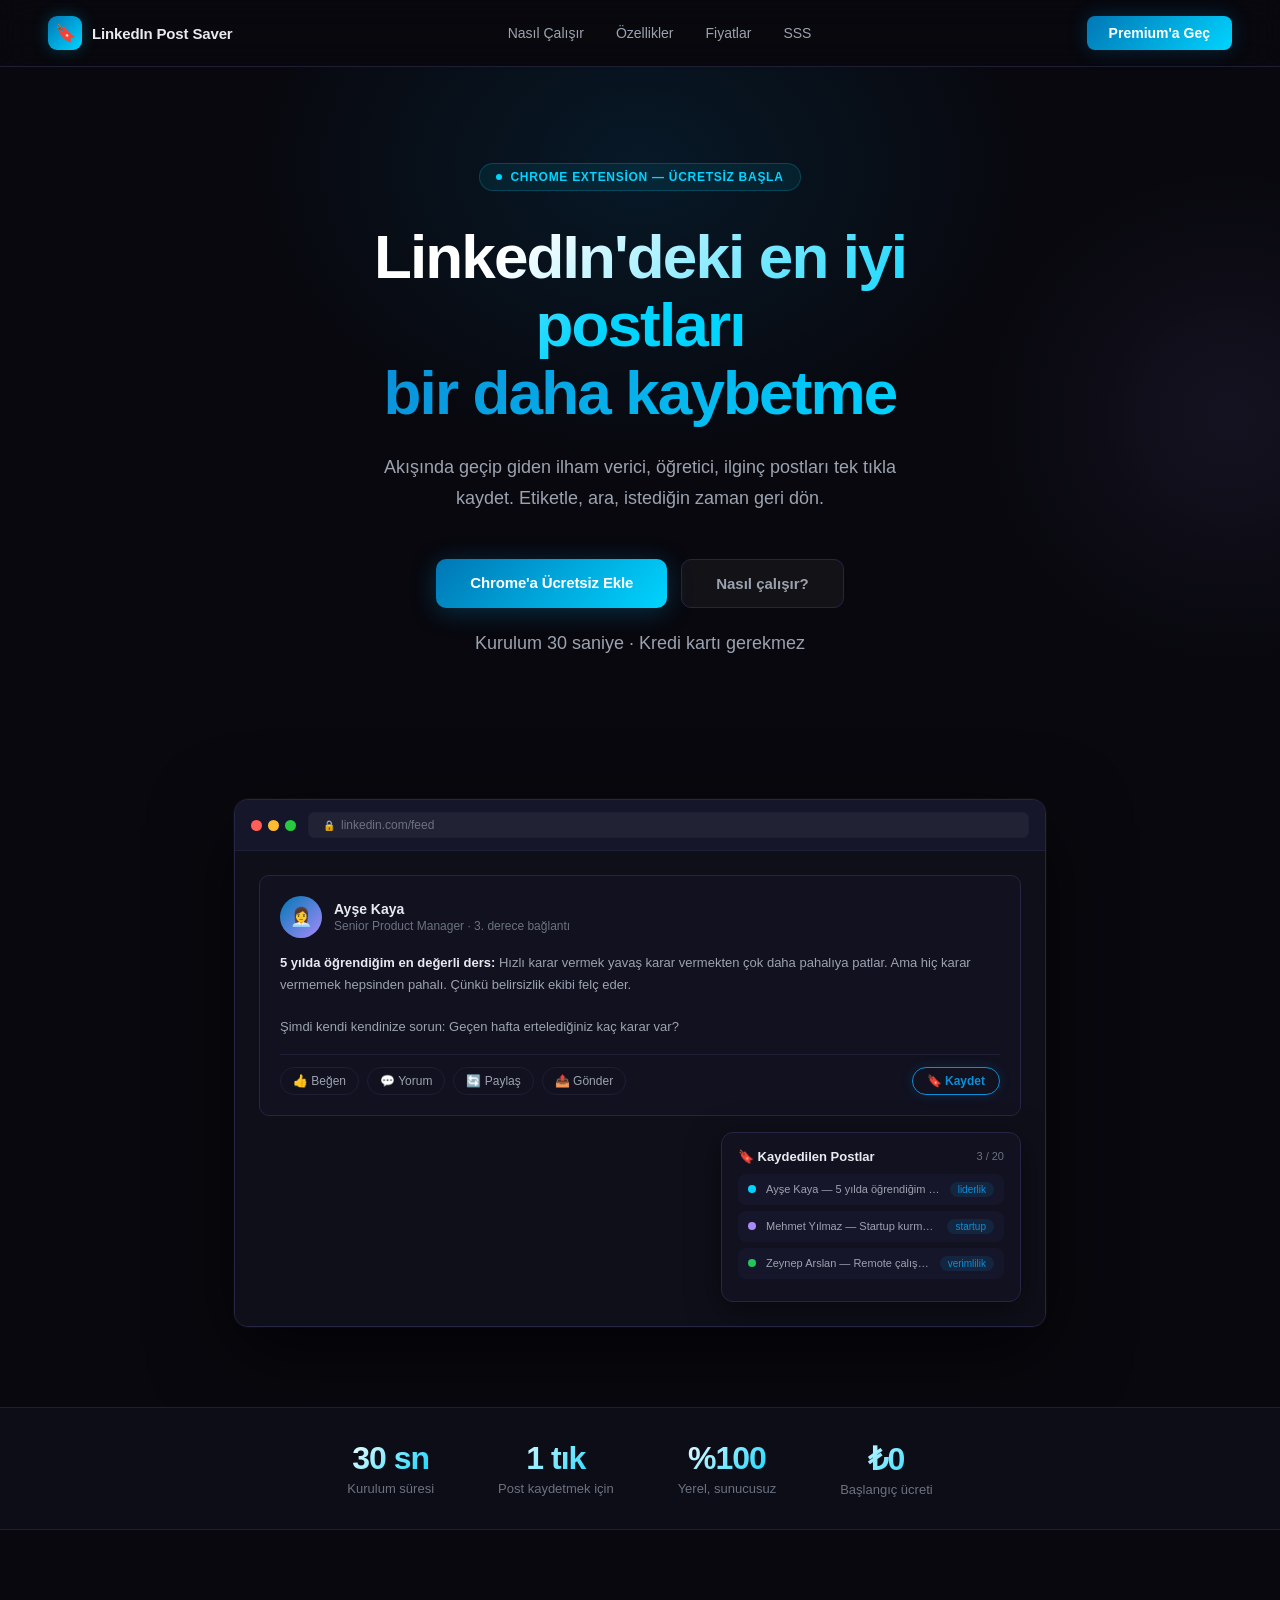
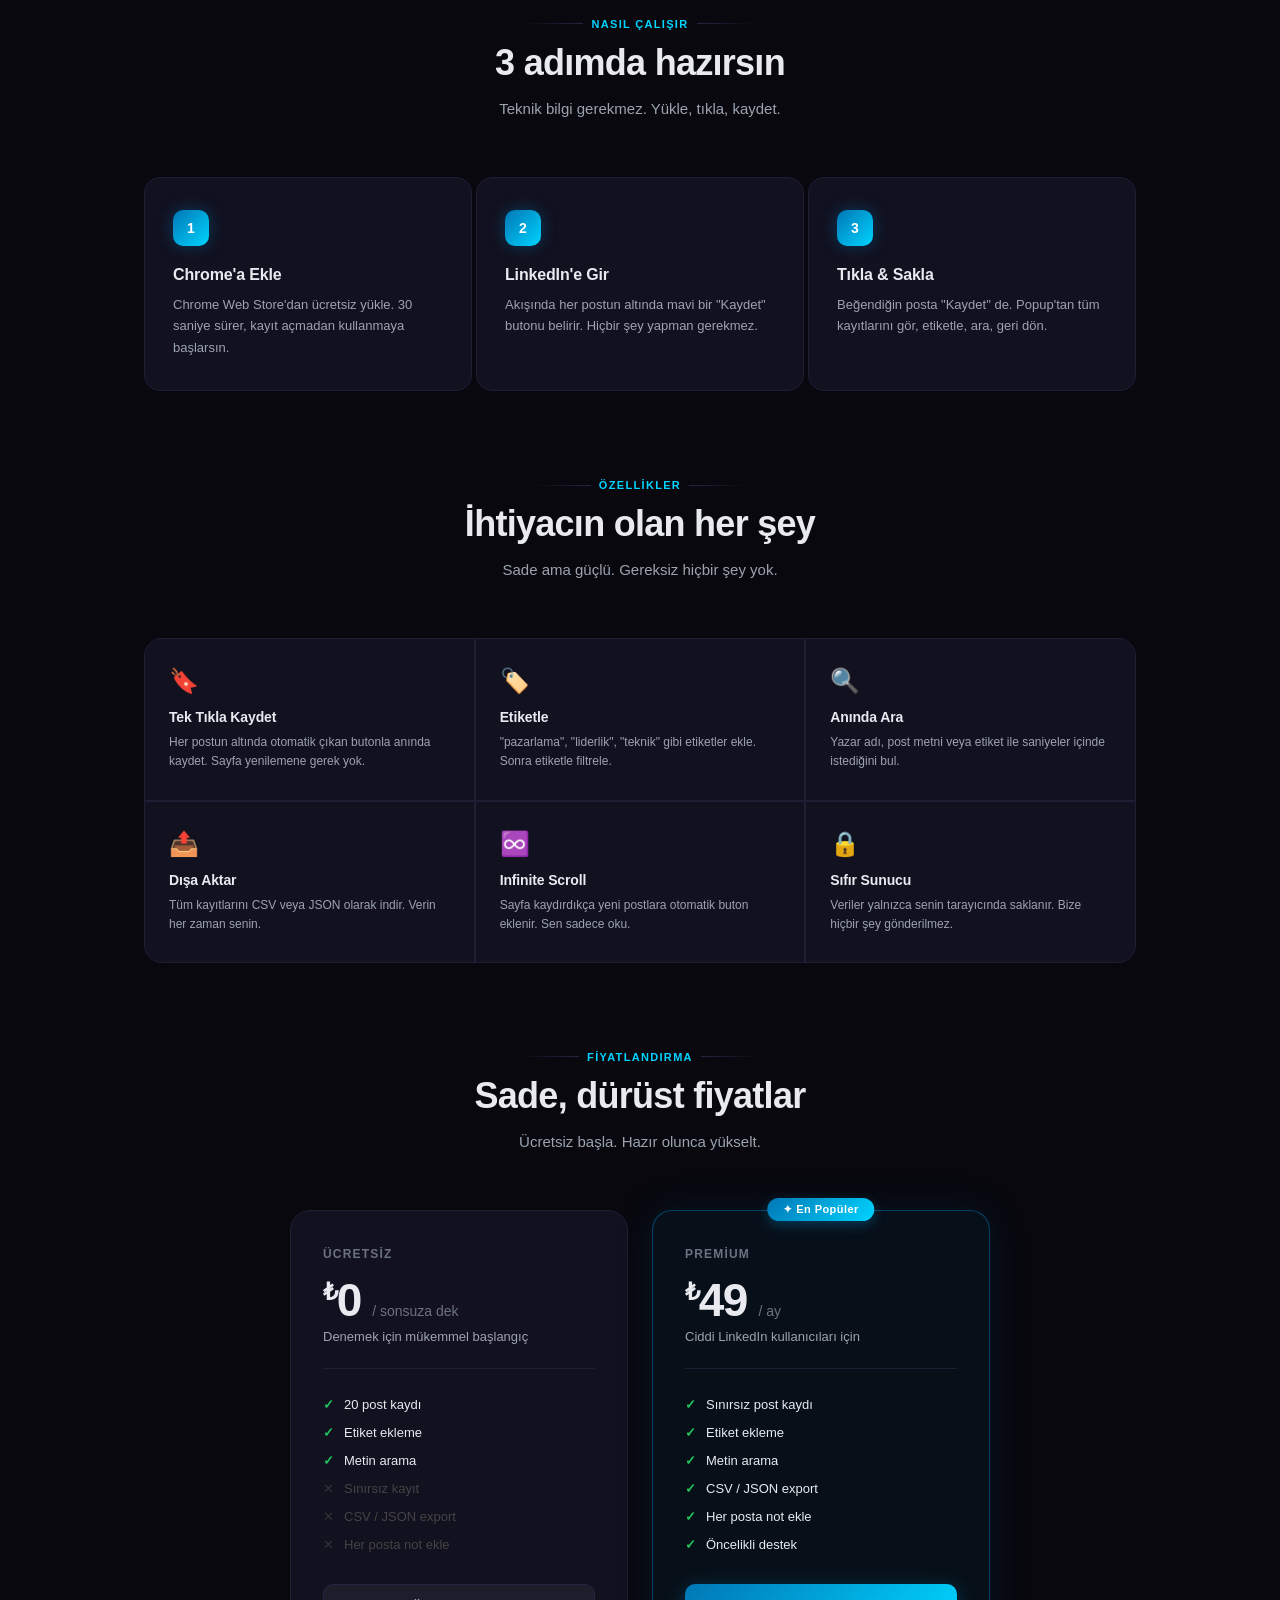
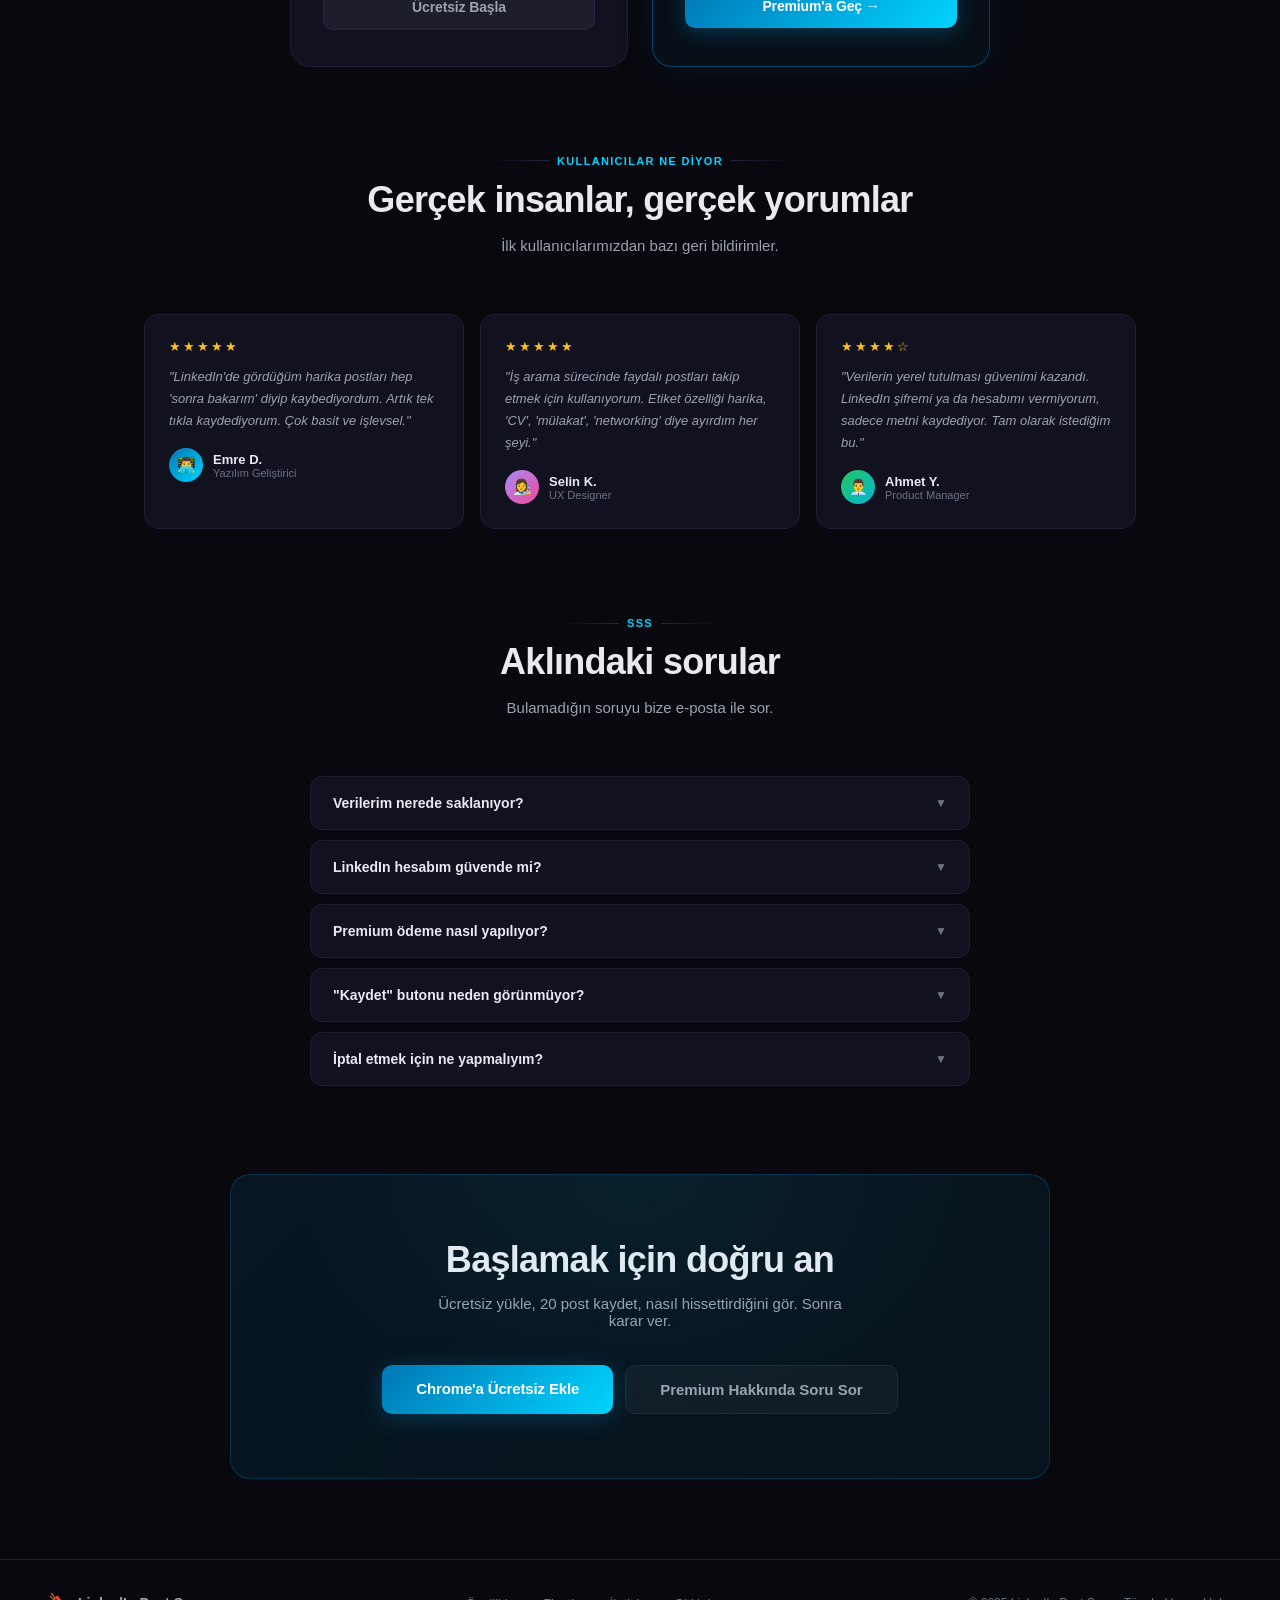
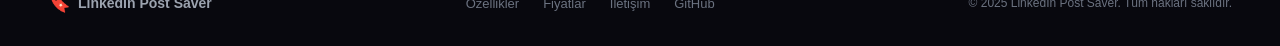
<file: docs/index.html>
<!DOCTYPE html>
<html lang="tr">
<head>
  <meta charset="UTF-8" />
  <meta name="viewport" content="width=device-width, initial-scale=1.0" />
  <title>LinkedIn Post Saver — LinkedIn'deki en iyi postları kaybetme</title>
  <meta name="description" content="LinkedIn akışındaki postları tek tıkla kaydet, etiketle ve organize et. Chrome extension.">
  <style>
    *, *::before, *::after { box-sizing: border-box; margin: 0; padding: 0; }

    :root {
      --blue: #0077B5;
      --blue-light: #0A8FD8;
      --cyan: #00D4FF;
      --purple: #A78BFA;
      --green: #22C55E;
      --bg: #08080E;
      --bg2: #0D0D18;
      --card: #111120;
      --card2: #16162A;
      --border: #1E1E35;
      --border2: #252545;
      --text: #E8EAF0;
      --muted: #6B7280;
      --muted2: #9CA3AF;
    }

    html { scroll-behavior: smooth; }

    body {
      background: var(--bg);
      color: var(--text);
      font-family: -apple-system, BlinkMacSystemFont, 'Segoe UI', sans-serif;
      min-height: 100vh;
      overflow-x: hidden;
    }

    /* ── NAV ── */
    nav {
      display: flex;
      align-items: center;
      justify-content: space-between;
      padding: 16px 48px;
      border-bottom: 1px solid var(--border);
      position: sticky;
      top: 0;
      background: rgba(8,8,14,0.88);
      backdrop-filter: blur(16px);
      z-index: 200;
    }

    .logo {
      display: flex;
      align-items: center;
      gap: 10px;
      font-weight: 800;
      font-size: 15px;
      letter-spacing: -0.01em;
    }

    .logo-icon {
      width: 34px;
      height: 34px;
      background: linear-gradient(135deg, var(--blue), var(--cyan));
      border-radius: 9px;
      display: flex;
      align-items: center;
      justify-content: center;
      font-size: 17px;
      box-shadow: 0 0 16px rgba(0,212,255,0.25);
    }

    .nav-links {
      display: flex;
      align-items: center;
      gap: 32px;
      list-style: none;
    }

    .nav-links a {
      color: var(--muted2);
      text-decoration: none;
      font-size: 14px;
      font-weight: 500;
      transition: color 0.2s;
    }

    .nav-links a:hover { color: var(--text); }

    .nav-cta {
      background: linear-gradient(135deg, var(--blue), var(--cyan));
      color: #fff;
      border: none;
      padding: 9px 22px;
      border-radius: 8px;
      font-size: 14px;
      font-weight: 700;
      cursor: pointer;
      text-decoration: none;
      transition: opacity 0.2s, box-shadow 0.2s;
      box-shadow: 0 0 20px rgba(0,119,181,0.3);
    }

    .nav-cta:hover { opacity: 0.88; box-shadow: 0 0 28px rgba(0,119,181,0.5); }

    /* ── HERO ── */
    .hero-wrap {
      position: relative;
      overflow: hidden;
    }

    /* Gradient orbs */
    .hero-wrap::before {
      content: '';
      position: absolute;
      top: -200px;
      left: 50%;
      transform: translateX(-50%);
      width: 800px;
      height: 600px;
      background: radial-gradient(ellipse, rgba(0,119,181,0.15) 0%, transparent 70%);
      pointer-events: none;
    }

    .hero-wrap::after {
      content: '';
      position: absolute;
      top: 100px;
      right: -200px;
      width: 500px;
      height: 500px;
      background: radial-gradient(ellipse, rgba(167,139,250,0.08) 0%, transparent 70%);
      pointer-events: none;
    }

    .hero {
      text-align: center;
      padding: 96px 24px 48px;
      max-width: 780px;
      margin: 0 auto;
      position: relative;
      z-index: 1;
    }

    .hero-badge {
      display: inline-flex;
      align-items: center;
      gap: 8px;
      background: rgba(0,212,255,0.08);
      border: 1px solid rgba(0,212,255,0.2);
      color: var(--cyan);
      font-size: 12px;
      font-weight: 700;
      padding: 6px 16px;
      border-radius: 99px;
      margin-bottom: 32px;
      letter-spacing: 0.06em;
      text-transform: uppercase;
    }

    .hero-badge .dot {
      width: 6px;
      height: 6px;
      border-radius: 50%;
      background: var(--cyan);
      animation: pulse 2s infinite;
    }

    @keyframes pulse {
      0%, 100% { opacity: 1; transform: scale(1); }
      50% { opacity: 0.4; transform: scale(0.85); }
    }

    .hero h1 {
      font-size: clamp(34px, 6.5vw, 62px);
      font-weight: 900;
      line-height: 1.1;
      margin-bottom: 24px;
      letter-spacing: -0.03em;
    }

    .hero h1 .gradient {
      background: linear-gradient(135deg, #fff 20%, var(--cyan) 80%);
      -webkit-background-clip: text;
      -webkit-text-fill-color: transparent;
      background-clip: text;
    }

    .hero h1 .blue {
      background: linear-gradient(135deg, var(--blue-light), var(--cyan));
      -webkit-background-clip: text;
      -webkit-text-fill-color: transparent;
      background-clip: text;
    }

    .hero p {
      font-size: 18px;
      color: var(--muted2);
      line-height: 1.75;
      margin-bottom: 44px;
      max-width: 560px;
      margin-left: auto;
      margin-right: auto;
    }

    .hero-btns {
      display: flex;
      gap: 14px;
      justify-content: center;
      flex-wrap: wrap;
      margin-bottom: 20px;
    }

    .btn-primary {
      background: linear-gradient(135deg, var(--blue), var(--cyan));
      color: #fff;
      border: none;
      padding: 15px 34px;
      border-radius: 10px;
      font-size: 15px;
      font-weight: 800;
      cursor: pointer;
      text-decoration: none;
      transition: all 0.2s;
      box-shadow: 0 4px 24px rgba(0,119,181,0.35);
      letter-spacing: -0.01em;
    }

    .btn-primary:hover {
      transform: translateY(-2px);
      box-shadow: 0 8px 32px rgba(0,119,181,0.5);
    }

    .btn-secondary {
      background: rgba(255,255,255,0.04);
      color: var(--muted2);
      border: 1px solid var(--border2);
      padding: 15px 34px;
      border-radius: 10px;
      font-size: 15px;
      font-weight: 600;
      cursor: pointer;
      text-decoration: none;
      transition: all 0.2s;
    }

    .btn-secondary:hover {
      border-color: var(--blue);
      color: var(--text);
      background: rgba(0,119,181,0.06);
    }

    .hero-note {
      font-size: 12px;
      color: var(--muted);
      margin-top: 8px;
    }

    /* ── BROWSER MOCKUP ── */
    .mockup-wrap {
      max-width: 860px;
      margin: 48px auto 0;
      padding: 0 24px 80px;
      position: relative;
      z-index: 1;
    }

    .browser {
      background: var(--card);
      border: 1px solid var(--border2);
      border-radius: 14px;
      overflow: hidden;
      box-shadow: 0 24px 80px rgba(0,0,0,0.6), 0 0 0 1px rgba(255,255,255,0.03);
    }

    .browser-bar {
      background: var(--card2);
      padding: 12px 16px;
      display: flex;
      align-items: center;
      gap: 12px;
      border-bottom: 1px solid var(--border);
    }

    .browser-dots {
      display: flex;
      gap: 6px;
    }

    .browser-dots span {
      width: 11px;
      height: 11px;
      border-radius: 50%;
    }

    .browser-dots .d1 { background: #FF5F57; }
    .browser-dots .d2 { background: #FEBC2E; }
    .browser-dots .d3 { background: #28C840; }

    .browser-url {
      flex: 1;
      background: rgba(255,255,255,0.05);
      border: 1px solid var(--border);
      border-radius: 6px;
      padding: 5px 14px;
      font-size: 12px;
      color: var(--muted);
      display: flex;
      align-items: center;
      gap: 6px;
    }

    .browser-url .lock { color: var(--green); font-size: 10px; }

    .browser-content {
      padding: 24px;
      background: #0F0F1A;
    }

    /* Fake LinkedIn post */
    .fake-post {
      background: var(--card);
      border: 1px solid var(--border2);
      border-radius: 10px;
      padding: 20px;
      margin-bottom: 16px;
    }

    .fake-post-header {
      display: flex;
      align-items: center;
      gap: 12px;
      margin-bottom: 14px;
    }

    .fake-avatar {
      width: 42px;
      height: 42px;
      border-radius: 50%;
      background: linear-gradient(135deg, var(--blue), var(--purple));
      flex-shrink: 0;
      display: flex;
      align-items: center;
      justify-content: center;
      font-size: 18px;
    }

    .fake-author-name {
      font-size: 14px;
      font-weight: 700;
      color: var(--text);
      margin-bottom: 2px;
    }

    .fake-author-title {
      font-size: 12px;
      color: var(--muted);
    }

    .fake-post-text {
      font-size: 13px;
      color: var(--muted2);
      line-height: 1.65;
      margin-bottom: 16px;
    }

    .fake-post-text strong {
      color: var(--text);
    }

    .fake-actions {
      display: flex;
      gap: 8px;
      align-items: center;
      padding-top: 12px;
      border-top: 1px solid var(--border);
      flex-wrap: wrap;
    }

    .fake-action-btn {
      display: inline-flex;
      align-items: center;
      gap: 5px;
      padding: 6px 12px;
      border-radius: 99px;
      font-size: 12px;
      color: var(--muted2);
      border: 1px solid var(--border);
      background: transparent;
      cursor: pointer;
    }

    .fake-save-btn {
      display: inline-flex;
      align-items: center;
      gap: 6px;
      padding: 6px 14px;
      border-radius: 99px;
      font-size: 12px;
      font-weight: 700;
      color: var(--blue-light);
      border: 1.5px solid var(--blue-light);
      background: transparent;
      cursor: pointer;
      box-shadow: 0 0 12px rgba(0,119,181,0.2);
      animation: glow-btn 3s infinite;
      margin-left: auto;
    }

    @keyframes glow-btn {
      0%, 100% { box-shadow: 0 0 8px rgba(0,119,181,0.2); }
      50% { box-shadow: 0 0 18px rgba(0,119,181,0.5); }
    }

    /* Popup overlay on mockup */
    .popup-overlay {
      background: var(--card);
      border: 1px solid var(--border2);
      border-radius: 12px;
      padding: 16px;
      max-width: 300px;
      margin-left: auto;
      box-shadow: 0 8px 32px rgba(0,0,0,0.5);
      position: relative;
    }

    .popup-title {
      font-size: 13px;
      font-weight: 700;
      color: var(--text);
      margin-bottom: 10px;
      display: flex;
      align-items: center;
      gap: 6px;
    }

    .popup-post-item {
      display: flex;
      align-items: center;
      gap: 10px;
      padding: 8px 10px;
      background: var(--card2);
      border-radius: 8px;
      margin-bottom: 6px;
    }

    .popup-post-dot {
      width: 8px;
      height: 8px;
      border-radius: 50%;
      background: var(--cyan);
      flex-shrink: 0;
    }

    .popup-post-text {
      font-size: 11px;
      color: var(--muted2);
      white-space: nowrap;
      overflow: hidden;
      text-overflow: ellipsis;
    }

    .popup-tag {
      font-size: 10px;
      background: rgba(0,119,181,0.15);
      color: var(--blue-light);
      padding: 2px 8px;
      border-radius: 99px;
      margin-left: auto;
      flex-shrink: 0;
    }

    /* ── STATS ── */
    .stats-bar {
      border-top: 1px solid var(--border);
      border-bottom: 1px solid var(--border);
      background: var(--bg2);
      padding: 32px 24px;
    }

    .stats-inner {
      max-width: 860px;
      margin: 0 auto;
      display: flex;
      justify-content: center;
      gap: 64px;
      flex-wrap: wrap;
    }

    .stat-item {
      text-align: center;
    }

    .stat-number {
      font-size: 32px;
      font-weight: 900;
      letter-spacing: -0.03em;
      background: linear-gradient(135deg, #fff, var(--cyan));
      -webkit-background-clip: text;
      -webkit-text-fill-color: transparent;
      background-clip: text;
    }

    .stat-label {
      font-size: 13px;
      color: var(--muted);
      margin-top: 4px;
    }

    /* ── HOW IT WORKS ── */
    .section {
      max-width: 1040px;
      margin: 0 auto;
      padding: 88px 24px;
    }

    .section-tag {
      display: flex;
      align-items: center;
      justify-content: center;
      gap: 8px;
      margin-bottom: 12px;
    }

    .section-tag span {
      font-size: 11px;
      font-weight: 800;
      color: var(--cyan);
      letter-spacing: 0.12em;
      text-transform: uppercase;
    }

    .section-tag::before,
    .section-tag::after {
      content: '';
      flex: 1;
      max-width: 60px;
      height: 1px;
      background: linear-gradient(to right, transparent, var(--border2));
    }

    .section-tag::after {
      background: linear-gradient(to left, transparent, var(--border2));
    }

    .section h2 {
      text-align: center;
      font-size: clamp(22px, 4vw, 36px);
      font-weight: 900;
      margin-bottom: 16px;
      letter-spacing: -0.02em;
    }

    .section-sub {
      text-align: center;
      font-size: 15px;
      color: var(--muted2);
      margin-bottom: 60px;
      max-width: 480px;
      margin-left: auto;
      margin-right: auto;
    }

    /* Steps */
    .steps {
      display: grid;
      grid-template-columns: repeat(auto-fit, minmax(260px, 1fr));
      gap: 4px;
      position: relative;
    }

    .step-card {
      background: var(--card);
      border: 1px solid var(--border);
      border-radius: 16px;
      padding: 32px 28px;
      position: relative;
      transition: border-color 0.3s, transform 0.2s;
    }

    .step-card:hover {
      border-color: var(--border2);
      transform: translateY(-3px);
    }

    .step-num {
      width: 36px;
      height: 36px;
      background: linear-gradient(135deg, var(--blue), var(--cyan));
      border-radius: 10px;
      display: flex;
      align-items: center;
      justify-content: center;
      font-size: 14px;
      font-weight: 900;
      color: #fff;
      margin-bottom: 20px;
      box-shadow: 0 0 16px rgba(0,119,181,0.4);
    }

    .step-card h3 {
      font-size: 16px;
      font-weight: 800;
      margin-bottom: 10px;
      letter-spacing: -0.01em;
    }

    .step-card p {
      font-size: 13px;
      color: var(--muted2);
      line-height: 1.65;
    }

    /* ── FEATURES ── */
    .features-grid {
      display: grid;
      grid-template-columns: repeat(3, 1fr);
      gap: 2px;
      background: var(--border);
      border: 1px solid var(--border);
      border-radius: 18px;
      overflow: hidden;
    }

    @media (max-width: 700px) {
      .features-grid { grid-template-columns: 1fr 1fr; }
    }

    @media (max-width: 480px) {
      .features-grid { grid-template-columns: 1fr; }
    }

    .feature-card {
      background: var(--card);
      padding: 28px 24px;
      transition: background 0.2s;
    }

    .feature-card:hover { background: var(--card2); }

    .feature-icon {
      font-size: 24px;
      margin-bottom: 14px;
      display: block;
    }

    .feature-card h3 {
      font-size: 14px;
      font-weight: 800;
      margin-bottom: 8px;
      letter-spacing: -0.01em;
    }

    .feature-card p {
      font-size: 12px;
      color: var(--muted2);
      line-height: 1.6;
    }

    /* ── PRICING ── */
    .pricing-grid {
      display: grid;
      grid-template-columns: repeat(auto-fit, minmax(280px, 1fr));
      gap: 24px;
      max-width: 700px;
      margin: 0 auto;
    }

    .pricing-card {
      background: var(--card);
      border: 1px solid var(--border);
      border-radius: 20px;
      padding: 36px 32px;
      position: relative;
      transition: transform 0.2s;
    }

    .pricing-card:hover { transform: translateY(-4px); }

    .pricing-card.featured {
      border-color: rgba(0,119,181,0.5);
      background: linear-gradient(160deg, rgba(0,119,181,0.07) 0%, rgba(0,212,255,0.04) 100%);
      box-shadow: 0 0 40px rgba(0,119,181,0.12);
    }

    .popular-badge {
      position: absolute;
      top: -13px;
      left: 50%;
      transform: translateX(-50%);
      background: linear-gradient(135deg, var(--blue), var(--cyan));
      color: #fff;
      font-size: 11px;
      font-weight: 800;
      padding: 5px 16px;
      border-radius: 99px;
      white-space: nowrap;
      letter-spacing: 0.04em;
      box-shadow: 0 4px 12px rgba(0,119,181,0.4);
    }

    .plan-name {
      font-size: 12px;
      font-weight: 800;
      color: var(--muted);
      text-transform: uppercase;
      letter-spacing: 0.1em;
      margin-bottom: 16px;
    }

    .plan-price {
      font-size: 46px;
      font-weight: 900;
      line-height: 1;
      margin-bottom: 6px;
      letter-spacing: -0.03em;
    }

    .plan-price .currency { font-size: 24px; vertical-align: super; font-weight: 700; }
    .plan-price .period { font-size: 14px; font-weight: 500; color: var(--muted); letter-spacing: 0; }

    .plan-desc {
      font-size: 13px;
      color: var(--muted2);
      margin-bottom: 28px;
      padding-bottom: 24px;
      border-bottom: 1px solid var(--border);
    }

    .plan-features {
      list-style: none;
      display: flex;
      flex-direction: column;
      gap: 13px;
      margin-bottom: 32px;
    }

    .plan-features li {
      font-size: 13px;
      display: flex;
      align-items: center;
      gap: 10px;
    }

    .check { color: var(--green); font-weight: 700; flex-shrink: 0; }
    .cross { color: #333; flex-shrink: 0; }
    .plan-features li.dim { color: #444; }

    .plan-btn {
      width: 100%;
      padding: 14px;
      border-radius: 10px;
      font-size: 14px;
      font-weight: 800;
      cursor: pointer;
      border: none;
      text-decoration: none;
      display: block;
      text-align: center;
      transition: all 0.2s;
      letter-spacing: -0.01em;
    }

    .plan-btn.free {
      background: rgba(255,255,255,0.05);
      color: var(--muted2);
      border: 1px solid var(--border2);
    }

    .plan-btn.free:hover { background: rgba(255,255,255,0.09); color: var(--text); }

    .plan-btn.premium {
      background: linear-gradient(135deg, var(--blue), var(--cyan));
      color: #fff;
      box-shadow: 0 4px 20px rgba(0,119,181,0.4);
    }

    .plan-btn.premium:hover {
      box-shadow: 0 6px 28px rgba(0,119,181,0.6);
      transform: translateY(-1px);
    }

    /* ── TESTIMONIALS ── */
    .testimonials-grid {
      display: grid;
      grid-template-columns: repeat(auto-fit, minmax(280px, 1fr));
      gap: 16px;
    }

    .testimonial-card {
      background: var(--card);
      border: 1px solid var(--border);
      border-radius: 14px;
      padding: 24px;
      transition: border-color 0.2s;
    }

    .testimonial-card:hover { border-color: var(--border2); }

    .testimonial-stars {
      color: #FBBF24;
      font-size: 13px;
      margin-bottom: 12px;
      letter-spacing: 2px;
    }

    .testimonial-text {
      font-size: 13px;
      color: var(--muted2);
      line-height: 1.7;
      margin-bottom: 16px;
      font-style: italic;
    }

    .testimonial-author {
      display: flex;
      align-items: center;
      gap: 10px;
    }

    .t-avatar {
      width: 34px;
      height: 34px;
      border-radius: 50%;
      display: flex;
      align-items: center;
      justify-content: center;
      font-size: 15px;
      flex-shrink: 0;
    }

    .t-name {
      font-size: 13px;
      font-weight: 700;
      color: var(--text);
    }

    .t-role {
      font-size: 11px;
      color: var(--muted);
    }

    /* ── FAQ ── */
    .faq-list {
      max-width: 660px;
      margin: 0 auto;
      display: flex;
      flex-direction: column;
      gap: 10px;
    }

    .faq-item {
      background: var(--card);
      border: 1px solid var(--border);
      border-radius: 12px;
      overflow: hidden;
    }

    .faq-q {
      display: flex;
      align-items: center;
      justify-content: space-between;
      padding: 18px 22px;
      font-size: 14px;
      font-weight: 700;
      cursor: pointer;
      user-select: none;
      gap: 12px;
    }

    .faq-q:hover { color: var(--cyan); }

    .faq-arrow {
      font-size: 12px;
      color: var(--muted);
      flex-shrink: 0;
      transition: transform 0.2s;
    }

    .faq-item.open .faq-arrow { transform: rotate(180deg); color: var(--cyan); }

    .faq-a {
      display: none;
      padding: 0 22px 18px;
      font-size: 13px;
      color: var(--muted2);
      line-height: 1.7;
      border-top: 1px solid var(--border);
      padding-top: 14px;
    }

    .faq-item.open .faq-a { display: block; }

    /* ── CTA BAND ── */
    .cta-band {
      margin: 0 24px 80px;
      border-radius: 20px;
      background: linear-gradient(135deg, rgba(0,119,181,0.12), rgba(0,212,255,0.06));
      border: 1px solid rgba(0,119,181,0.3);
      padding: 64px 32px;
      text-align: center;
      max-width: 820px;
      margin-left: auto;
      margin-right: auto;
      position: relative;
      overflow: hidden;
    }

    .cta-band::before {
      content: '';
      position: absolute;
      inset: 0;
      background: radial-gradient(ellipse at center top, rgba(0,212,255,0.06) 0%, transparent 60%);
      pointer-events: none;
    }

    .cta-band h2 {
      font-size: clamp(22px, 4vw, 36px);
      font-weight: 900;
      margin-bottom: 14px;
      letter-spacing: -0.02em;
    }

    .cta-band p {
      font-size: 15px;
      color: var(--muted2);
      margin-bottom: 36px;
      max-width: 440px;
      margin-left: auto;
      margin-right: auto;
    }

    /* ── FOOTER ── */
    footer {
      border-top: 1px solid var(--border);
      padding: 32px 48px;
      display: flex;
      align-items: center;
      justify-content: space-between;
      flex-wrap: wrap;
      gap: 16px;
    }

    .footer-logo {
      display: flex;
      align-items: center;
      gap: 8px;
      font-weight: 700;
      font-size: 14px;
      color: var(--muted2);
    }

    .footer-links {
      display: flex;
      gap: 24px;
    }

    .footer-links a {
      color: var(--muted);
      text-decoration: none;
      font-size: 13px;
      transition: color 0.2s;
    }

    .footer-links a:hover { color: var(--text); }

    .footer-copy {
      font-size: 12px;
      color: var(--muted);
    }

    @media (max-width: 640px) {
      nav { padding: 14px 20px; }
      .nav-links { display: none; }
      footer { padding: 24px 20px; flex-direction: column; align-items: flex-start; }
      .steps { grid-template-columns: 1fr; }
    }
  </style>
</head>
<body>

  <!-- NAV -->
  <nav>
    <div class="logo">
      <div class="logo-icon">🔖</div>
      LinkedIn Post Saver
    </div>
    <ul class="nav-links">
      <li><a href="#how">Nasıl Çalışır</a></li>
      <li><a href="#features">Özellikler</a></li>
      <li><a href="#pricing">Fiyatlar</a></li>
      <li><a href="#faq">SSS</a></li>
    </ul>
    <a href="#pricing" class="nav-cta">Premium'a Geç</a>
  </nav>

  <!-- HERO -->
  <div class="hero-wrap">
    <section class="hero">
      <div class="hero-badge">
        <span class="dot"></span>
        Chrome Extension — Ücretsiz Başla
      </div>
      <h1>
        <span class="gradient">LinkedIn'deki en iyi postları</span><br>
        <span class="blue">bir daha kaybetme</span>
      </h1>
      <p>
        Akışında geçip giden ilham verici, öğretici, ilginç postları
        tek tıkla kaydet. Etiketle, ara, istediğin zaman geri dön.
      </p>
      <div class="hero-btns">
        <a href="https://chromewebstore.google.com" class="btn-primary">Chrome'a Ücretsiz Ekle</a>
        <a href="#how" class="btn-secondary">Nasıl çalışır?</a>
      </div>
      <p class="hero-note">Kurulum 30 saniye · Kredi kartı gerekmez</p>
    </section>

    <!-- BROWSER MOCKUP -->
    <div class="mockup-wrap">
      <div class="browser">
        <div class="browser-bar">
          <div class="browser-dots">
            <span class="d1"></span>
            <span class="d2"></span>
            <span class="d3"></span>
          </div>
          <div class="browser-url">
            <span class="lock">🔒</span>
            linkedin.com/feed
          </div>
        </div>
        <div class="browser-content">
          <!-- Fake LinkedIn Post -->
          <div class="fake-post">
            <div class="fake-post-header">
              <div class="fake-avatar">👩‍💼</div>
              <div>
                <div class="fake-author-name">Ayşe Kaya</div>
                <div class="fake-author-title">Senior Product Manager · 3. derece bağlantı</div>
              </div>
            </div>
            <div class="fake-post-text">
              <strong>5 yılda öğrendiğim en değerli ders:</strong> Hızlı karar vermek yavaş karar vermekten çok daha pahalıya patlar. Ama hiç karar vermemek hepsinden pahalı. Çünkü belirsizlik ekibi felç eder.<br><br>
              Şimdi kendi kendinize sorun: Geçen hafta ertelediğiniz kaç karar var?
            </div>
            <div class="fake-actions">
              <div class="fake-action-btn">👍 Beğen</div>
              <div class="fake-action-btn">💬 Yorum</div>
              <div class="fake-action-btn">🔄 Paylaş</div>
              <div class="fake-action-btn">📤 Gönder</div>
              <div class="fake-save-btn">🔖 Kaydet</div>
            </div>
          </div>

          <!-- Popup -->
          <div class="popup-overlay">
            <div class="popup-title">🔖 Kaydedilen Postlar <span style="color:var(--muted);font-weight:400;font-size:11px;margin-left:auto">3 / 20</span></div>
            <div class="popup-post-item">
              <div class="popup-post-dot"></div>
              <div class="popup-post-text">Ayşe Kaya — 5 yılda öğrendiğim en değerli ders…</div>
              <div class="popup-tag">liderlik</div>
            </div>
            <div class="popup-post-item">
              <div class="popup-post-dot" style="background:var(--purple)"></div>
              <div class="popup-post-text">Mehmet Yılmaz — Startup kurmak isteyenlere…</div>
              <div class="popup-tag">startup</div>
            </div>
            <div class="popup-post-item">
              <div class="popup-post-dot" style="background:var(--green)"></div>
              <div class="popup-post-text">Zeynep Arslan — Remote çalışırken üretken kalmanın…</div>
              <div class="popup-tag">verimlilik</div>
            </div>
          </div>
        </div>
      </div>
    </div>
  </div>

  <!-- STATS -->
  <div class="stats-bar">
    <div class="stats-inner">
      <div class="stat-item">
        <div class="stat-number">30 sn</div>
        <div class="stat-label">Kurulum süresi</div>
      </div>
      <div class="stat-item">
        <div class="stat-number">1 tık</div>
        <div class="stat-label">Post kaydetmek için</div>
      </div>
      <div class="stat-item">
        <div class="stat-number">%100</div>
        <div class="stat-label">Yerel, sunucusuz</div>
      </div>
      <div class="stat-item">
        <div class="stat-number">₺0</div>
        <div class="stat-label">Başlangıç ücreti</div>
      </div>
    </div>
  </div>

  <!-- HOW IT WORKS -->
  <section class="section" id="how">
    <div class="section-tag"><span>Nasıl Çalışır</span></div>
    <h2>3 adımda hazırsın</h2>
    <p class="section-sub">Teknik bilgi gerekmez. Yükle, tıkla, kaydet.</p>
    <div class="steps">
      <div class="step-card">
        <div class="step-num">1</div>
        <h3>Chrome'a Ekle</h3>
        <p>Chrome Web Store'dan ücretsiz yükle. 30 saniye sürer, kayıt açmadan kullanmaya başlarsın.</p>
      </div>
      <div class="step-card">
        <div class="step-num">2</div>
        <h3>LinkedIn'e Gir</h3>
        <p>Akışında her postun altında mavi bir "Kaydet" butonu belirir. Hiçbir şey yapman gerekmez.</p>
      </div>
      <div class="step-card">
        <div class="step-num">3</div>
        <h3>Tıkla & Sakla</h3>
        <p>Beğendiğin posta "Kaydet" de. Popup'tan tüm kayıtlarını gör, etiketle, ara, geri dön.</p>
      </div>
    </div>
  </section>

  <!-- FEATURES -->
  <section class="section" id="features" style="padding-top:0">
    <div class="section-tag"><span>Özellikler</span></div>
    <h2>İhtiyacın olan her şey</h2>
    <p class="section-sub">Sade ama güçlü. Gereksiz hiçbir şey yok.</p>
    <div class="features-grid">
      <div class="feature-card">
        <span class="feature-icon">🔖</span>
        <h3>Tek Tıkla Kaydet</h3>
        <p>Her postun altında otomatik çıkan butonla anında kaydet. Sayfa yenilemene gerek yok.</p>
      </div>
      <div class="feature-card">
        <span class="feature-icon">🏷️</span>
        <h3>Etiketle</h3>
        <p>"pazarlama", "liderlik", "teknik" gibi etiketler ekle. Sonra etiketle filtrele.</p>
      </div>
      <div class="feature-card">
        <span class="feature-icon">🔍</span>
        <h3>Anında Ara</h3>
        <p>Yazar adı, post metni veya etiket ile saniyeler içinde istediğini bul.</p>
      </div>
      <div class="feature-card">
        <span class="feature-icon">📤</span>
        <h3>Dışa Aktar</h3>
        <p>Tüm kayıtlarını CSV veya JSON olarak indir. Verin her zaman senin.</p>
      </div>
      <div class="feature-card">
        <span class="feature-icon">♾️</span>
        <h3>Infinite Scroll</h3>
        <p>Sayfa kaydırdıkça yeni postlara otomatik buton eklenir. Sen sadece oku.</p>
      </div>
      <div class="feature-card">
        <span class="feature-icon">🔒</span>
        <h3>Sıfır Sunucu</h3>
        <p>Veriler yalnızca senin tarayıcında saklanır. Bize hiçbir şey gönderilmez.</p>
      </div>
    </div>
  </section>

  <!-- PRICING -->
  <section class="section" id="pricing" style="padding-top:0">
    <div class="section-tag"><span>Fiyatlandırma</span></div>
    <h2>Sade, dürüst fiyatlar</h2>
    <p class="section-sub">Ücretsiz başla. Hazır olunca yükselt.</p>
    <div class="pricing-grid">

      <div class="pricing-card">
        <div class="plan-name">Ücretsiz</div>
        <div class="plan-price">
          <span class="currency">₺</span>0
          <span class="period">/ sonsuza dek</span>
        </div>
        <div class="plan-desc">Denemek için mükemmel başlangıç</div>
        <ul class="plan-features">
          <li><span class="check">✓</span> 20 post kaydı</li>
          <li><span class="check">✓</span> Etiket ekleme</li>
          <li><span class="check">✓</span> Metin arama</li>
          <li class="dim"><span class="cross">✕</span> Sınırsız kayıt</li>
          <li class="dim"><span class="cross">✕</span> CSV / JSON export</li>
          <li class="dim"><span class="cross">✕</span> Her posta not ekle</li>
        </ul>
        <a href="https://chromewebstore.google.com" class="plan-btn free">Ücretsiz Başla</a>
      </div>

      <div class="pricing-card featured">
        <div class="popular-badge">✦ En Popüler</div>
        <div class="plan-name">Premium</div>
        <div class="plan-price">
          <span class="currency">₺</span>49
          <span class="period">/ ay</span>
        </div>
        <div class="plan-desc">Ciddi LinkedIn kullanıcıları için</div>
        <ul class="plan-features">
          <li><span class="check">✓</span> Sınırsız post kaydı</li>
          <li><span class="check">✓</span> Etiket ekleme</li>
          <li><span class="check">✓</span> Metin arama</li>
          <li><span class="check">✓</span> CSV / JSON export</li>
          <li><span class="check">✓</span> Her posta not ekle</li>
          <li><span class="check">✓</span> Öncelikli destek</li>
        </ul>
        <a href="mailto:betulgolgedar@gmail.com?subject=LinkedIn%20Post%20Saver%20Premium%20%C3%9Cyelik" class="plan-btn premium">Premium'a Geç →</a>
      </div>

    </div>
  </section>

  <!-- TESTIMONIALS -->
  <section class="section" id="reviews" style="padding-top:0">
    <div class="section-tag"><span>Kullanıcılar Ne Diyor</span></div>
    <h2>Gerçek insanlar, gerçek yorumlar</h2>
    <p class="section-sub">İlk kullanıcılarımızdan bazı geri bildirimler.</p>
    <div class="testimonials-grid">
      <div class="testimonial-card">
        <div class="testimonial-stars">★★★★★</div>
        <div class="testimonial-text">"LinkedIn'de gördüğüm harika postları hep 'sonra bakarım' diyip kaybediyordum. Artık tek tıkla kaydediyorum. Çok basit ve işlevsel."</div>
        <div class="testimonial-author">
          <div class="t-avatar" style="background:linear-gradient(135deg,#0077B5,#00D4FF)">👨‍💻</div>
          <div>
            <div class="t-name">Emre D.</div>
            <div class="t-role">Yazılım Geliştirici</div>
          </div>
        </div>
      </div>
      <div class="testimonial-card">
        <div class="testimonial-stars">★★★★★</div>
        <div class="testimonial-text">"İş arama sürecinde faydalı postları takip etmek için kullanıyorum. Etiket özelliği harika, 'CV', 'mülakat', 'networking' diye ayırdım her şeyi."</div>
        <div class="testimonial-author">
          <div class="t-avatar" style="background:linear-gradient(135deg,#A78BFA,#EC4899)">👩‍🎨</div>
          <div>
            <div class="t-name">Selin K.</div>
            <div class="t-role">UX Designer</div>
          </div>
        </div>
      </div>
      <div class="testimonial-card">
        <div class="testimonial-stars">★★★★☆</div>
        <div class="testimonial-text">"Verilerin yerel tutulması güvenimi kazandı. LinkedIn şifremi ya da hesabımı vermiyorum, sadece metni kaydediyor. Tam olarak istediğim bu."</div>
        <div class="testimonial-author">
          <div class="t-avatar" style="background:linear-gradient(135deg,#22C55E,#06B6D4)">👨‍💼</div>
          <div>
            <div class="t-name">Ahmet Y.</div>
            <div class="t-role">Product Manager</div>
          </div>
        </div>
      </div>
    </div>
  </section>

  <!-- FAQ -->
  <section class="section" id="faq" style="padding-top:0">
    <div class="section-tag"><span>SSS</span></div>
    <h2>Aklındaki sorular</h2>
    <p class="section-sub">Bulamadığın soruyu bize e-posta ile sor.</p>
    <div class="faq-list">
      <div class="faq-item">
        <div class="faq-q" onclick="toggleFaq(this)">
          Verilerim nerede saklanıyor?
          <span class="faq-arrow">▼</span>
        </div>
        <div class="faq-a">Tüm veriler yalnızca kendi tarayıcında, Chrome'un yerel depolama alanında (chrome.storage.local) saklanır. Hiçbir sunucuya, veri tabanına ya da üçüncü tarafa gönderilmez.</div>
      </div>
      <div class="faq-item">
        <div class="faq-q" onclick="toggleFaq(this)">
          LinkedIn hesabım güvende mi?
          <span class="faq-arrow">▼</span>
        </div>
        <div class="faq-a">Evet, tamamen güvende. Extension LinkedIn'e giriş yapmaz, şifreni görmez, hesabına müdahale etmez. Sadece akışındaki post metinlerini okur ve kaydeder.</div>
      </div>
      <div class="faq-item">
        <div class="faq-q" onclick="toggleFaq(this)">
          Premium ödeme nasıl yapılıyor?
          <span class="faq-arrow">▼</span>
        </div>
        <div class="faq-a">Şu an e-posta yoluyla iletişime geçip manuel aktif ediyoruz. E-posta gönder, 24 saat içinde dönüş yapalım. Yakında otomatik ödeme sistemi eklenecek.</div>
      </div>
      <div class="faq-item">
        <div class="faq-q" onclick="toggleFaq(this)">
          "Kaydet" butonu neden görünmüyor?
          <span class="faq-arrow">▼</span>
        </div>
        <div class="faq-a">Sayfayı F5 ile yenile. Extension yüklendikten sonra LinkedIn'in kendi akışının gelmesini bekler. 2-3 saniye içinde butonlar belirir. Hâlâ gözükmüyorsa Extensions sayfasından extension'ı bir kez kapat-aç.</div>
      </div>
      <div class="faq-item">
        <div class="faq-q" onclick="toggleFaq(this)">
          İptal etmek için ne yapmalıyım?
          <span class="faq-arrow">▼</span>
        </div>
        <div class="faq-a">İstediğin zaman e-posta ile iptal edebilirsin. Uzun dönemli taahhüt yok, fesih ücreti yok. Aylık ödeme, aylık iptal.</div>
      </div>
    </div>
  </section>

  <!-- CTA BAND -->
  <div class="cta-band">
    <h2>Başlamak için doğru an</h2>
    <p>Ücretsiz yükle, 20 post kaydet, nasıl hissettirdiğini gör. Sonra karar ver.</p>
    <div style="display:flex;gap:12px;justify-content:center;flex-wrap:wrap">
      <a href="https://chromewebstore.google.com" class="btn-primary">Chrome'a Ücretsiz Ekle</a>
      <a href="mailto:betulgolgedar@gmail.com?subject=LinkedIn%20Post%20Saver%20Premium" class="btn-secondary" style="color:var(--muted2)">Premium Hakkında Soru Sor</a>
    </div>
  </div>

  <!-- FOOTER -->
  <footer>
    <div class="footer-logo">
      <div style="font-size:18px">🔖</div>
      LinkedIn Post Saver
    </div>
    <div class="footer-links">
      <a href="#features">Özellikler</a>
      <a href="#pricing">Fiyatlar</a>
      <a href="mailto:betulgolgedar@gmail.com">İletişim</a>
      <a href="https://github.com/betulgolgedar/linkedin-post-saver">GitHub</a>
    </div>
    <div class="footer-copy">© 2025 LinkedIn Post Saver. Tüm hakları saklıdır.</div>
  </footer>

  <script>
    function toggleFaq(el) {
      el.parentElement.classList.toggle('open');
    }
  </script>

</body>
</html>
</file>
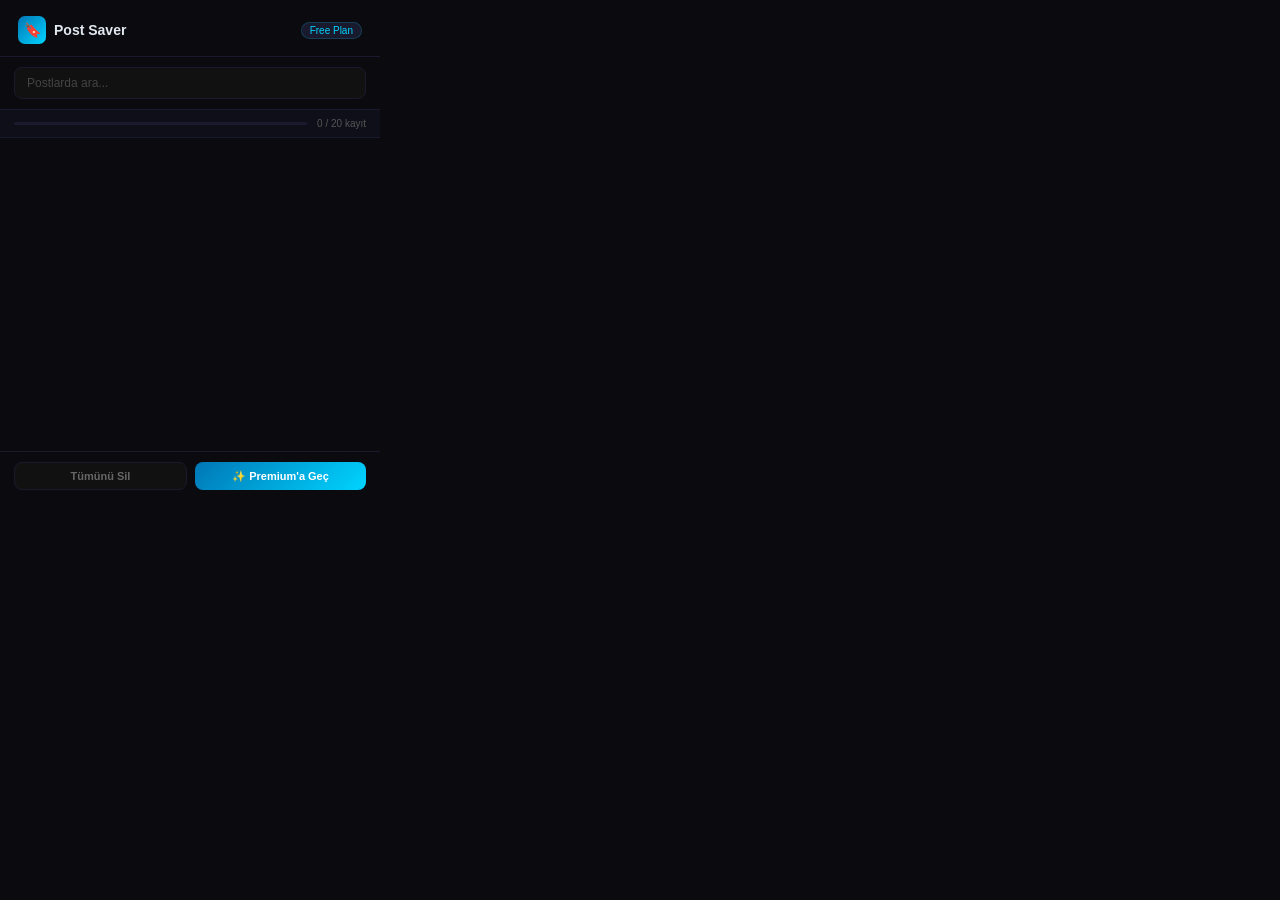
<file: popup/popup.html>
<!DOCTYPE html>
<html lang="tr">
<head>
  <meta charset="UTF-8" />
  <meta name="viewport" content="width=device-width, initial-scale=1.0" />
  <title>LinkedIn Post Saver</title>
  <style>
    * { box-sizing: border-box; margin: 0; padding: 0; }

    body {
      width: 380px;
      min-height: 500px;
      max-height: 600px;
      background: #0A0A0F;
      color: #E2E8F0;
      font-family: -apple-system, BlinkMacSystemFont, 'Segoe UI', sans-serif;
      font-size: 13px;
      overflow: hidden;
      display: flex;
      flex-direction: column;
    }

    /* Header */
    .header {
      padding: 16px 18px 12px;
      border-bottom: 1px solid #1A1A2E;
      display: flex;
      align-items: center;
      justify-content: space-between;
      flex-shrink: 0;
    }

    .logo {
      display: flex;
      align-items: center;
      gap: 8px;
      font-weight: 700;
      font-size: 14px;
    }

    .logo-icon {
      width: 28px;
      height: 28px;
      background: linear-gradient(135deg, #0077B5, #00D4FF);
      border-radius: 7px;
      display: flex;
      align-items: center;
      justify-content: center;
      font-size: 14px;
    }

    .badge {
      background: #1A1A2E;
      color: #00D4FF;
      font-size: 10px;
      padding: 2px 8px;
      border-radius: 99px;
      border: 1px solid #00D4FF30;
    }

    /* Search */
    .search-bar {
      padding: 10px 14px;
      border-bottom: 1px solid #1A1A2E;
      flex-shrink: 0;
    }

    .search-input {
      width: 100%;
      background: #111;
      border: 1px solid #1A1A2E;
      border-radius: 8px;
      padding: 8px 12px;
      color: #E2E8F0;
      font-size: 12px;
      outline: none;
      transition: border-color 0.2s;
    }

    .search-input:focus {
      border-color: #0077B5;
    }

    .search-input::placeholder { color: #444; }

    /* Limit bar */
    .limit-bar {
      padding: 8px 14px;
      background: #0F0F1A;
      border-bottom: 1px solid #1A1A2E;
      display: flex;
      align-items: center;
      gap: 10px;
      flex-shrink: 0;
    }

    .limit-track {
      flex: 1;
      height: 3px;
      background: #1A1A2E;
      border-radius: 99px;
      overflow: hidden;
    }

    .limit-fill {
      height: 100%;
      background: linear-gradient(90deg, #00D4FF, #A78BFA);
      border-radius: 99px;
      transition: width 0.4s ease;
    }

    .limit-text {
      font-size: 10px;
      color: #555;
      white-space: nowrap;
    }

    /* Posts list */
    .posts-list {
      flex: 1;
      overflow-y: auto;
      padding: 8px 0;
    }

    .posts-list::-webkit-scrollbar { width: 3px; }
    .posts-list::-webkit-scrollbar-track { background: transparent; }
    .posts-list::-webkit-scrollbar-thumb { background: #222; border-radius: 2px; }

    /* Post card */
    .post-card {
      padding: 12px 14px;
      border-bottom: 1px solid #111;
      transition: background 0.15s;
      cursor: pointer;
    }

    .post-card:hover { background: #0F0F1A; }

    .post-author {
      font-weight: 600;
      font-size: 12px;
      color: #94A3B8;
      margin-bottom: 4px;
      display: flex;
      align-items: center;
      justify-content: space-between;
    }

    .post-author a {
      color: #0077B5;
      text-decoration: none;
    }

    .post-author a:hover { text-decoration: underline; }

    .delete-btn {
      background: none;
      border: none;
      color: #333;
      cursor: pointer;
      font-size: 14px;
      padding: 0 2px;
      transition: color 0.2s;
      line-height: 1;
    }

    .delete-btn:hover { color: #EF4444; }

    .post-text {
      font-size: 12px;
      color: #64748B;
      line-height: 1.5;
      display: -webkit-box;
      -webkit-line-clamp: 2;
      -webkit-box-orient: vertical;
      overflow: hidden;
      margin-bottom: 8px;
    }

    .post-tags {
      display: flex;
      flex-wrap: wrap;
      gap: 4px;
      align-items: center;
    }

    .tag {
      background: #1A1A2E;
      color: #A78BFA;
      font-size: 10px;
      padding: 2px 8px;
      border-radius: 99px;
      border: 1px solid #A78BFA30;
    }

    .add-tag-btn {
      background: none;
      border: 1px dashed #333;
      color: #444;
      font-size: 10px;
      padding: 2px 8px;
      border-radius: 99px;
      cursor: pointer;
      transition: all 0.2s;
    }

    .add-tag-btn:hover { border-color: #A78BFA; color: #A78BFA; }

    .post-link {
      font-size: 10px;
      color: #333;
      text-decoration: none;
      display: block;
      margin-top: 6px;
      transition: color 0.2s;
    }

    .post-link:hover { color: #0077B5; }

    /* Empty state */
    .empty-state {
      flex: 1;
      display: flex;
      flex-direction: column;
      align-items: center;
      justify-content: center;
      gap: 8px;
      color: #333;
      padding: 40px 20px;
      text-align: center;
    }

    .empty-icon { font-size: 32px; margin-bottom: 8px; }
    .empty-title { color: #555; font-size: 13px; font-weight: 600; }
    .empty-desc { font-size: 11px; line-height: 1.6; color: #333; }

    /* Footer */
    .footer {
      padding: 10px 14px;
      border-top: 1px solid #1A1A2E;
      display: flex;
      gap: 8px;
      flex-shrink: 0;
    }

    .footer-btn {
      flex: 1;
      padding: 7px;
      border-radius: 8px;
      font-size: 11px;
      font-weight: 600;
      cursor: pointer;
      border: none;
      transition: all 0.2s;
    }

    .btn-secondary {
      background: #111;
      color: #666;
      border: 1px solid #1A1A2E;
    }

    .btn-secondary:hover { color: #EF4444; border-color: #EF4444; }

    .btn-primary {
      background: linear-gradient(135deg, #0077B5, #00D4FF);
      color: #fff;
    }

    .btn-primary:hover { opacity: 0.9; }
  </style>
</head>
<body>
  <!-- Header -->
  <div class="header">
    <div class="logo">
      <div class="logo-icon">🔖</div>
      Post Saver
    </div>
    <div class="badge" id="plan-badge">Free Plan</div>
  </div>

  <!-- Search -->
  <div class="search-bar">
    <input class="search-input" id="search" type="text" placeholder="Postlarda ara..." />
  </div>

  <!-- Limit bar -->
  <div class="limit-bar">
    <div class="limit-track">
      <div class="limit-fill" id="limit-fill" style="width: 0%"></div>
    </div>
    <div class="limit-text" id="limit-text">0 / 20 kayıt</div>
  </div>

  <!-- Posts -->
  <div class="posts-list" id="posts-list"></div>

  <!-- Footer -->
  <div class="footer">
    <button class="footer-btn btn-secondary" id="clear-btn">Tümünü Sil</button>
    <button class="footer-btn btn-primary" id="upgrade-btn">✨ Premium'a Geç</button>
  </div>

  <script src="popup.js"></script>
</body>
</html>
</file>
